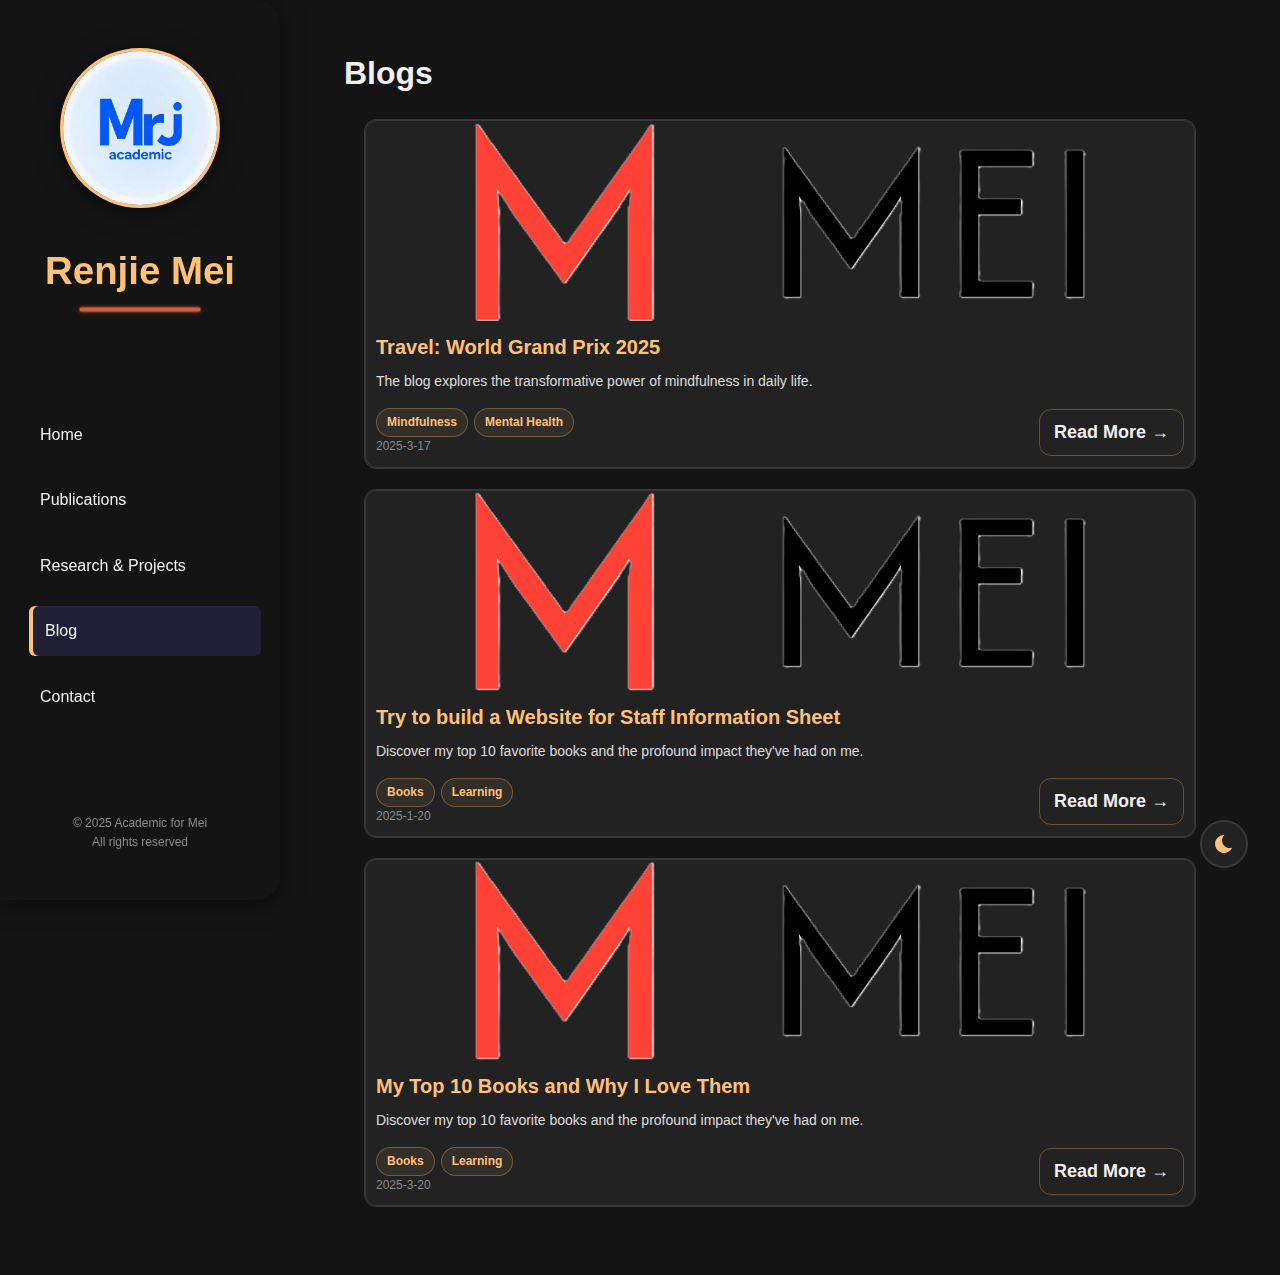
<file: content/blog.html>
<!DOCTYPE html>
<html lang="en">
<head>
    <meta charset="UTF-8">
    <meta name="viewport" content="width=device-width, initial-scale=1.0">
    <meta http-equiv="X-UA-Compatible" content="ie=edge">
    <title>Blog - Renjie Mei</title>
    <link rel="stylesheet" href="../assets/css/style.css"> <!-- 修正 CSS 路径 -->
    <script src="../assets/js/main.js" defer></script> <!-- 修正 JS 路径 -->
    <script>
    // 全局主题初始化（必须放在所有页面）
    document.addEventListener('DOMContentLoaded', function() {
        // 从localStorage读取主题状态
        const savedTheme = localStorage.getItem('theme') || 'dark';
        document.documentElement.setAttribute('data-theme', savedTheme);
    });
    </script>
</head>
<body>
    <div class="container">
        <aside class="sidebar">
            <div class="sidebar-content">
                <img src="../assets/images/mrj_logo.jpg" alt="Renjie Mei" class="avatar">
            </div>
            <h1>Renjie Mei</h1> 
            <nav>
                <ul>
                    <li><a href="../index.html">Home</a></li>
                    <li><a href="publications.html">Publications</a></li>
                    <li><a href="experiences.html">Research & Projects</a></li>
                    <li><a href="blog.html">Blog</a></li> 
                    <li><a href="contact.html">Contact</a></li>
                </ul>
            </nav>
            <!-- 将 footer 内容移动到 sidebar 下方 -->
            <div class="sidebar-footer">
                <p>© 2025 Academic for Mei <br> All rights reserved</p>
            </div>
        </aside>

        <main class="main-content">
            <h1>Blogs</h1>
            <section id="blog-card">
                <ul id="blog" class="blog-container"></ul> <!-- 动态加载研究项目 -->   
            </section>
        </main>
    </div>
    <button class="theme-toggle" id="themeToggle">
        <svg viewBox="0 0 24 24">
            <!-- 月亮图标 -->
            <path d="M12 3c.132 0 .263 0 .393 0a7.5 7.5 0 0 0 7.92 12.446a9 9 0 1 1-8.313-12.454z"/>
        </svg>
    </button>
</body>
</html>
</file>
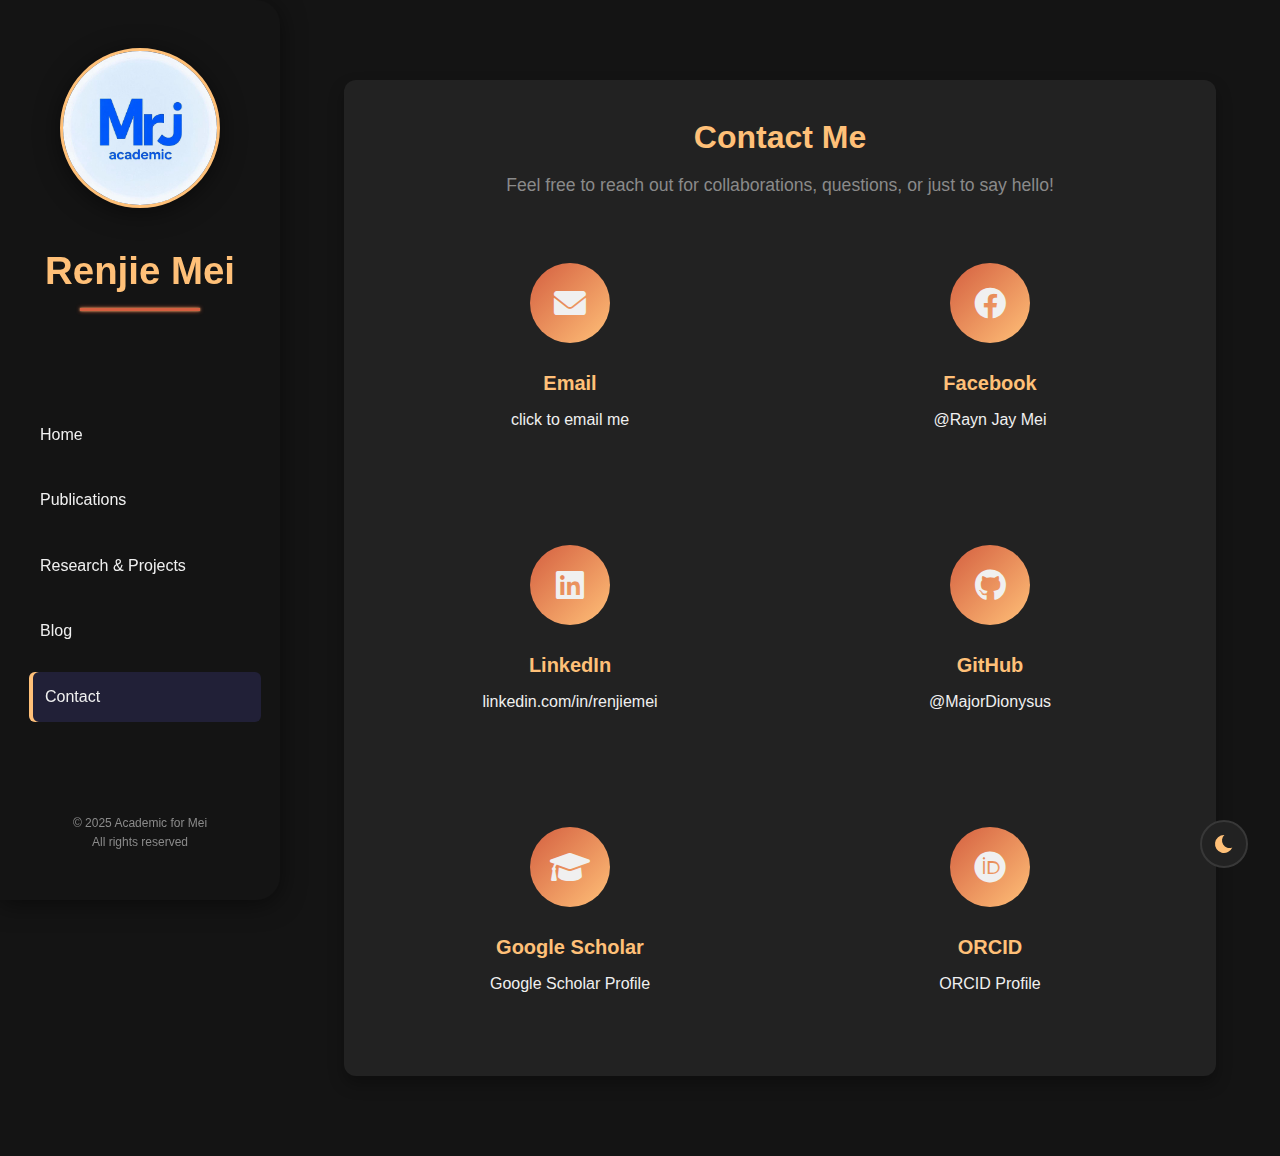
<file: content/contact.html>
<!DOCTYPE html>
<html lang="en">
<head>
    <meta charset="UTF-8">
    <meta name="viewport" content="width=device-width, initial-scale=1.0">
    <title>Contact | Renjie Mei</title>
    <link rel="stylesheet" href="../assets/css/style.css"> <!-- 修正 CSS 路径 -->
    <link href="https://cdnjs.cloudflare.com/ajax/libs/font-awesome/6.0.0-beta3/css/all.min.css" rel="stylesheet">
    <script src="../assets/js/main.js" defer></script> <!-- 修正 JS 路径 -->
    <script>
    // 全局主题初始化（必须放在所有页面）
    document.addEventListener('DOMContentLoaded', function() {
        // 从localStorage读取主题状态
        const savedTheme = localStorage.getItem('theme') || 'dark';
        document.documentElement.setAttribute('data-theme', savedTheme);
    });
    </script>
</head>
<body>
    <div class="container">
        <!-- 左侧固定导航栏 -->
        <aside class="sidebar">
            <div class="sidebar-content">
                <img src="../assets/images/mrj_logo.jpg" alt="Renjie Mei" class="avatar">
            </div>
            <h1>Renjie Mei</h1> 
            <nav>
                <ul>
                    <li><a href="../index.html">Home</a></li>
                    <li><a href="publications.html">Publications</a></li>
                    <li><a href="experiences.html">Research & Projects</a></li>
                    <li><a href="blog.html">Blog</a></li> 
                    <li><a href="contact.html">Contact</a></li>
                </ul>
            </nav>
            <!-- 将 footer 内容移动到 sidebar 下方 -->
            <div class="sidebar-footer">
                <p>© 2025 Academic for Mei <br> All rights reserved</p>
            </div>
        </aside>


        <!-- 主要内容区域 -->
        <main class="main-content">
            <!-- Contact 模块 -->
            <section class="contact-section">
                <div class="contact-header">
                    <h2>Contact Me</h2>
                    <p>Feel free to reach out for collaborations, questions, or just to say hello!</p>
                </div>
                <div class="contact-grid">
                    <!-- Email -->
                    <div class="contact-item">
                        <div class="contact-item-icon">
                            <i class="fas fa-envelope"></i>
                        </div>
                        <div class="contact-item-content">
                            <h4>Email</h4>
                            <p><a href="mailto: 12210406@mail.sustech.edu.cn">click to email me</a></p>
                        </div>
                    </div>
                    <!-- Facebook -->
                    <div class="contact-item">
                        <div class="contact-item-icon">
                            <i class="fa-brands fa-facebook"></i> 
                        </div>
                        <div class="contact-item-content">
                            <h4>Facebook</h4>
                            <p><a href="https://www.facebook.com/profile.php?id=615474133742017" target="_blank">@Rayn Jay Mei</a></p>
                        </div>
                    </div>
                    <!-- LinkedIn -->
                    <div class="contact-item">
                        <div class="contact-item-icon">
                            <i class="fab fa-linkedin"></i>
                        </div>
                        <div class="contact-item-content">
                            <h4>LinkedIn</h4>
                            <p><a href="https://linkedin.com/in/renjiemei" target="_blank">linkedin.com/in/renjiemei</a></p>
                        </div>
                    </div>
                    <!-- GitHub -->
                    <div class="contact-item">
                        <div class="contact-item-icon">
                            <i class="fab fa-github"></i>
                        </div>
                        <div class="contact-item-content">
                            <h4>GitHub</h4>
                            <p><a href="https://github.com/MajorDionysus" target="_blank">@MajorDionysus</a></p>
                        </div>
                    </div>
                    <!-- Google Scholar -->
                    <div class="contact-item">
                        <div class="contact-item-icon">
                            <i class="fas fa-graduation-cap"></i>
                        </div>
                        <div class="contact-item-content">
                            <h4>Google Scholar</h4>
                            <p><a href="https://scholar.google.com/citations?user=YOUR_ID" target="_blank">Google Scholar Profile</a></p>
                        </div>
                    </div>
                    <!-- ORCID -->
                    <div class="contact-item">
                        <div class="contact-item-icon">
                            <i class="fab fa-orcid"></i>
                        </div>
                        <div class="contact-item-content">
                            <h4>ORCID</h4>
                            <p><a href="https://orcid.org/0009-0002-1648-0339" target="_blank">ORCID Profile</a></p>
                        </div>
                    </div>
                </div>
            </section>
        </main>
    </div>
    <button class="theme-toggle" id="themeToggle">
        <svg viewBox="0 0 24 24">
            <!-- 月亮图标 -->
            <path d="M12 3c.132 0 .263 0 .393 0a7.5 7.5 0 0 0 7.92 12.446a9 9 0 1 1-8.313-12.454z"/>
        </svg>
    </button>
</body>
</html>
</file>
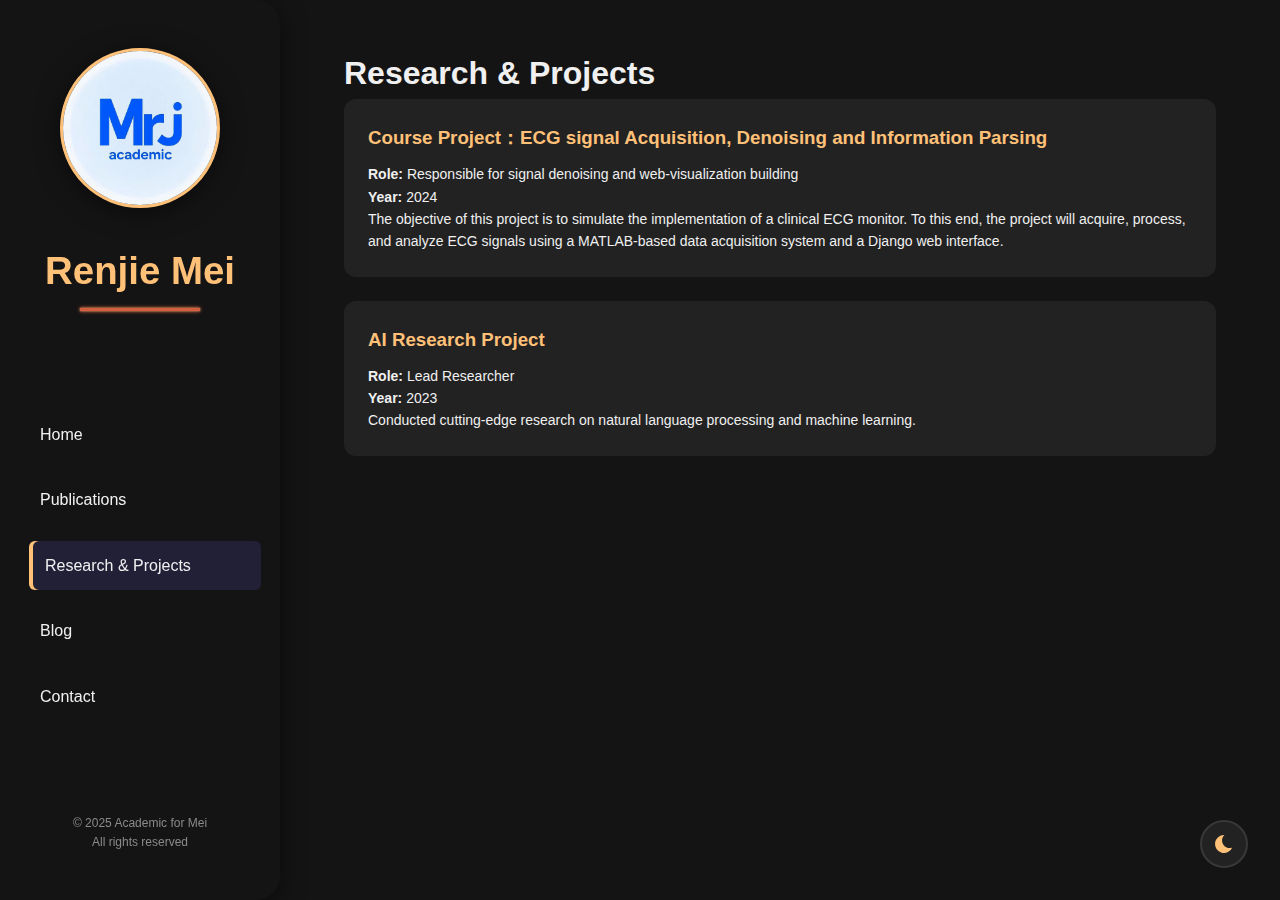
<file: content/experiences.html>
<!DOCTYPE html>
<html lang="en">
<head>
    <meta charset="UTF-8">
    <meta name="viewport" content="width=device-width, initial-scale=1.0">
    <title>Research & Projects | Renjie Mei</title>
    <link rel="stylesheet" href="../assets/css/style.css"> <!-- 修正 CSS 路径 -->
    <script src="../assets/js/main.js" defer></script> <!-- 修正 JS 路径 -->
    <script>
    // 全局主题初始化（必须放在所有页面）
    document.addEventListener('DOMContentLoaded', function() {
        // 从localStorage读取主题状态
        const savedTheme = localStorage.getItem('theme') || 'dark';
        document.documentElement.setAttribute('data-theme', savedTheme);
    });
    </script>
</head>
<body>
    <div class="container">
        <!-- 左侧固定导航栏 -->
        <aside class="sidebar">
            <div class="sidebar-content">
                <img src="../assets/images/mrj_logo.jpg" alt="Renjie Mei" class="avatar">
            </div>
            <h1>Renjie Mei</h1> 
            <nav>
                <ul>
                    <li><a href="../index.html">Home</a></li>
                    <li><a href="publications.html">Publications</a></li>
                    <li><a href="experiences.html">Research & Projects</a></li>
                    <li><a href="blog.html">Blog</a></li> 
                    <li><a href="contact.html">Contact</a></li>
                </ul>
            </nav>
            <!-- 将 footer 内容移动到 sidebar 下方 -->
            <div class="sidebar-footer">
                <p>© 2025 Academic for Mei <br> All rights reserved</p>
            </div>
        </aside>


        <!-- 主要内容区域 -->
        <main class="main-content">
            <section id="experience-section">
                <h1>Research & Projects</h1>
                <ul id="experiences" class="card-container"></ul> <!-- 动态加载研究项目 -->
            </section>
        </main>
    </div>
    <button class="theme-toggle" id="themeToggle">
        <svg viewBox="0 0 24 24">
            <!-- 月亮图标 -->
            <path d="M12 3c.132 0 .263 0 .393 0a7.5 7.5 0 0 0 7.92 12.446a9 9 0 1 1-8.313-12.454z"/>
        </svg>
    </button>
</body>
</html>
</file>
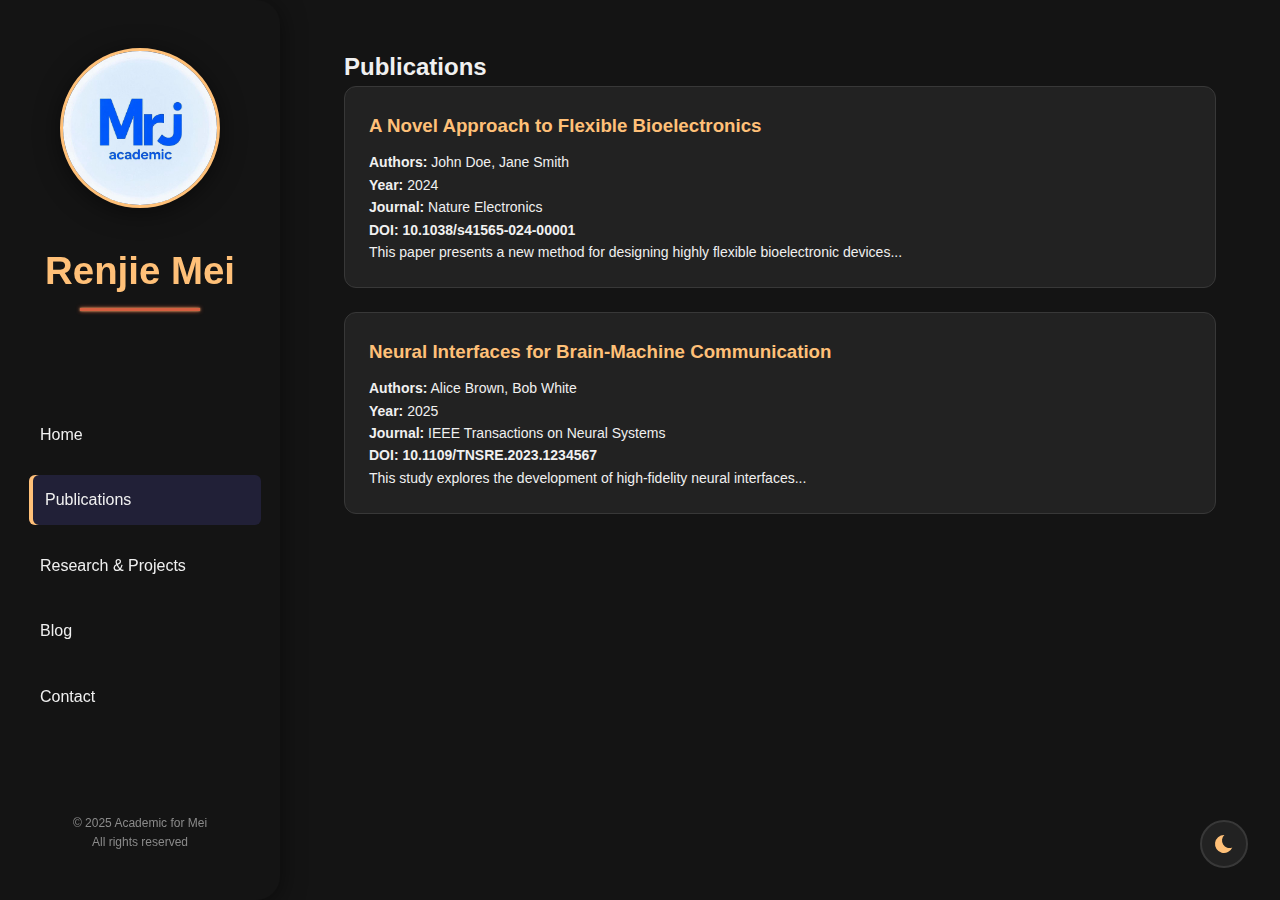
<file: content/publications.html>
<!DOCTYPE html>
<html lang="en">
<head>
    <meta charset="UTF-8">
    <meta name="viewport" content="width=device-width, initial-scale=1.0">
    <title>Publications | Renjie Mei</title>
    <link rel="stylesheet" href="../assets/css/style.css"> 
    <script src="../assets/js/main.js" defer></script>
    <script>
    // 全局主题初始化（必须放在所有页面）
    document.addEventListener('DOMContentLoaded', function() {
        // 从localStorage读取主题状态
        const savedTheme = localStorage.getItem('theme') || 'dark';
        document.documentElement.setAttribute('data-theme', savedTheme);
    });
    </script>
</head>
<body>
    <div class="container">
        <!-- 左侧固定导航栏 -->
        <aside class="sidebar">
            <div class="sidebar-content">
                <img src="../assets/images/mrj_logo.jpg" alt="Renjie Mei" class="avatar">
            </div>
            <h1>Renjie Mei</h1> 
            <nav>
                <ul>
                    <li><a href="../index.html">Home</a></li>
                    <li><a href="publications.html">Publications</a></li>
                    <li><a href="experiences.html">Research & Projects</a></li>
                    <li><a href="blog.html">Blog</a></li> 
                    <li><a href="contact.html">Contact</a></li>
                </ul>
            </nav>
            <!-- 将 footer 内容移动到 sidebar 下方 -->
            <div class="sidebar-footer">
                <p>© 2025 Academic for Mei <br> All rights reserved</p>
            </div>
        </aside>

        <!-- 主要内容区域 -->
        <main class="main-content">
            <section id="publication-section">
                <h2>Publications</h2>
                <ul id="publications" class="card-container"></ul>
            </section>
        </main>
    </div>
    <button class="theme-toggle" id="themeToggle">
        <svg viewBox="0 0 24 24">
            <!-- 月亮图标 -->
            <path d="M12 3c.132 0 .263 0 .393 0a7.5 7.5 0 0 0 7.92 12.446a9 9 0 1 1-8.313-12.454z"/>
        </svg>
    </button>
</body>
</html>
</file>
<file: assets/css/style.css>
/* ==================== 学术高级感配色方案 ==================== */
:root {
    /* 🎨 深色主题 - Nature风格 */
    --primary: #D45F40;       /* N红 */
    --secondary: #3E8DA6;     /* 岩层青 */
    --accent: #FFC078;        /* 琥珀金 */
    --accent-rgb: 255, 192, 120; /* 琥珀金RGB值 */
    --text: #F0F0F0;          /* 亮灰 */
    --background: #141414;    /* 深灰 */
    --card-bg: #222222;       /* 炭灰 */
    --card-border: #383838;   /* 中灰 */
    --shadow: 0 4px 24px rgba(0, 0, 0, 0.5);
    --muted-text: #8A8A8A;
    --link: #FFC078;          /* 强调色作为链接 */
    --primary-rgb: 42, 107, 143;
    --background-rgb: 20, 20, 20;
}

[data-theme="light"] {
    /* ☀️ 浅色主题 - Cell风格 */
    --primary: #ffacac;        /* 陶土红 */
    --secondary: #6B8A9E;     /* 浅岩青 */
    --accent: #588fd5;       /* 雾蓝 */
    --accent-rgb: 212, 95, 64; /* 陶土红RGB值 */
    --text: #333333;          /* 深灰 */
    --background: #FAFAFA;    /* 珍珠白 */
    --card-bg: #FFFFFF;       /* 纯白 */
    --card-border: #D0D0D0;   /* 浅灰 */
    --shadow: 0 4px 24px rgba(0, 0, 0, 0.15);
    --muted-text: #666666;
    --link: #4A728C;          /* 主色作为链接 */
    --primary-rgb: 59, 111, 140;
    --background-rgb: 245, 245, 245;
}

/* ==================== 主要内容区域 ==================== */
.main-content {
    margin-left: 280px; /* 留出 sidebar 的宽度 */
    padding: 3rem 4rem;
    flex: 1;
    max-width: 1240px;
}

/* 主题切换按钮 */
.theme-toggle {
    position: fixed;
    bottom: 2rem;
    right: 2rem;
    width: 48px;
    height: 48px;
    border-radius: 50%;
    background: var(--card-bg);
    border: 2px solid var(--card-border);
    cursor: pointer;
    display: flex;
    align-items: center;
    justify-content: center;
    
    transition: all 0.3s ease;
    z-index: 1000;
}

.theme-toggle:hover {
    box-shadow: var(--shadow);
    transform: scale(1.1) rotate(24deg);
}

.theme-toggle svg {
    width: 24px;
    height: 24px;
    fill: var(--accent);
}

* {
    margin: 0;
    padding: 0;
    box-sizing: border-box;
    font-family: 'Inter', sans-serif; /* 现代化字体 */
}

body {
    background: var(--background);
    color: var(--text);
    min-height: 100vh;
    display: flex;
    flex-direction: column;
    line-height: 1.6;
}

/* 图表区域：使用 academic 主题变量，考虑左右边栏 */
.chart-area {
    grid-template-columns: repeat(auto-fit, minmax(300px, 1fr)); /* 调整列的最小宽度以使其更紧凑 */
    padding: 2rem 1rem; /* 调整填充以节省空间 */
    display: flex;
    gap: 1rem; /* 减小间距使布局更紧凑 */
    background: var(--background); /* 背景色使用深灰 */
    flex-direction: row;
    color: var(--text); /* 文字颜色 */
    width: 100%;
}

/* 图表容器：卡片风格 */
.chart-container {
    display: grid;
    align-items: center; /* Center items vertically */
    justify-content: center; /* Center items horizontally */
    gap: 20px; /* 卡片之间的间距 */
    background-color: var(--card-bg); /* 卡片背景色 */
    border: 1px solid var(--card-border); /* 卡片边框色 */
    border-radius: 10px;
    padding: 10px; /* 减小填充以节省空间 */
    box-shadow: var(--shadow); /* 投影效果 */
}

.chart-container canvas {
    color: var(--text);
    background-color: rgba(var(--card-border), 0.28); /* Keep the existing background color */
    margin: auto; /* Ensure the canvas is centered */
    display: block; /* Ensure the canvas is a block element */
}

/* ==================== 容器布局 ==================== */
.container {
    display: flex;
    width: 100%;
}

/* ==================== 左侧导航栏 ==================== */
.sidebar {
    width: 280px;
    background: rgba(var(--card-bg), 0.96);
    padding: 2rem 1.5rem;
    position: fixed;
    top: 0;
    left: 0;
    height: 100vh;
    box-shadow: var(--shadow);
    border-right: 1px solid var(--border);
    border-radius: 0 24px 24px 0;
    z-index: 100;
    display: flex;
    flex-direction: column; /* 确保内容垂直排列 */
}

.sidebar h1 {
    font-size: 2.4rem;
    color: var(--accent);
    text-align: center;
    margin-bottom: 2rem;
    position: relative;
}

.sidebar h1::after {
    content: '';
    position: absolute;
    left: 50%;
    bottom: -10px;
    width: 120px;
    height: 3px;
    background: var(--primary);
    transform: translateX(-50%);
    box-shadow: 0 0 2px var(--accent), 0 0 4px var(--primary);
}

/* 确保头像居中 */
.sidebar-content {
    display: flex;
    justify-content: center; /* 水平居中 */
    align-items: center;
    margin-bottom: 1rem;
}

/* ==================== 侧边栏头像 ==================== */
.sidebar .avatar {
    width: 160px;  /* 缩小侧边栏头像尺寸 */
    height: 160px;
    border-radius: 50%;  /* 改为正圆形 */
    object-fit: cover;
    border: 3px solid var(--accent);
    box-shadow: var(--shadow);
    margin: 1rem 0;  /* 增加上下间距 */
}

/* 导航栏样式 */
.sidebar nav {
    flex: 1; /* 占据剩余空间 */
    display: flex;
    flex-direction: column;
    justify-content: center; /* 居中显示 */
}

.sidebar nav ul {
    list-style: none;
    padding: 0;
}

.sidebar nav ul li {
    margin: 1rem 0;
    transition: transform 0.2s;
}

.sidebar nav ul li:hover {
    transform: translateX(8px);
}

.sidebar nav a {
    color: var(--text);
    padding: 12px 1rem;
    border-radius: 6px;
    display: flex;
    align-items: center;
    gap: 1rem;
    text-decoration: none;
    transition: background 0.3s ease, transform 0.2s ease;
}

.sidebar nav a.active,
.sidebar nav a:hover {
    background: rgba(108, 99, 255, 0.15); /* 让 hover 效果更明显 */
    box-shadow: inset 4px 0 0 var(--accent);
    transform: translateX(5px);
}

/* ==================== Sidebar Footer ==================== */
.sidebar-footer {
    text-align: center;
    padding: 1rem;
    color: var(--muted-text);
    font-size: 0.75rem;
    border-top: 1px solid var(--border);
    margin-top: auto; /* 让 footer 贴底 */
}

.sidebar-footer p {
    margin: 0;
}

/* ==================== 博客卡片优化 ==================== */
/* 卡片容器布局 */
.blog-container {
    display: grid;
    grid-template-columns: repeat(auto-fit, minmax(500px, 1fr));
    gap: 20px;
    padding: 20px;
}

/* 去掉不必要的嵌套背景和边框 */
.blog-card {
    background: var(--card-bg);
    border: 1px solid var(--card-border);
    border-radius: 12px;
    overflow: hidden;
    transition: transform 0.3s ease;
    position: relative;
    display: flex;
    flex-direction: column;
    height: 100%; /* 使卡片高度自适应 */
}

.blog-card:hover {
    transform: translateY(-1px);
}

/* 统一图片尺寸 */
.blog-card img {
    width: 100%;
    height: 200px; /* 限制高度，保持统一 */
    object-fit: cover; /* 确保图片填充 */
    display: block;
}

/* 标题样式 */
.blog-title a {
    text-decoration: none;
    color: var(--accent);
    font-weight: bold;
    font-size: 1.25rem;
    transition: color 0.3s ease;
}

.blog-title a:hover {
    color: var(--primary);
}

/* 文字内容区域 */
.blog-content {
    padding: 10px;
    display: flex;
    flex-direction: column;
    gap: 0.5rem;
    flex: 1; /* 让内容区域占据剩余高度 */
}

/* 描述文字 */
.blog-description {
    font-size: 14px;
    color: var(--text);
    opacity: 0.9;
    line-height: 1.5;
    flex: 1; /* 让描述文字自适应高度 */
}

/* 标签样式 */
.blog-tags {
    display: flex;
    gap: 6px;
    flex-wrap: wrap;
    margin-top: auto; /* 将标签区域推到容器底部 */
}

.blog-tags span {
    background: rgba(var(--accent-rgb), 0.08);
    color: var(--accent);
    border: 1px solid rgba(var(--accent-rgb), 0.3);
    font-size: 12px;
    padding: 4px 10px;
    border-radius: 20px;
    font-weight: bold;
    transition: all 0.3s ease;
}

.blog-tags span:hover {
    filter: brightness(1.1);
    transform: translateY(-1px);
}

/* 底部区域：日期 + 按钮 */
.blog-footer {
    display: flex;
    justify-content: space-between; /* 左右分布 */
    align-items: center;
    margin-top: 8px;
    gap: 10px;
}

.blog-info {
    display: flex;
    flex-direction: column; /* 日期在上，标签在下 */
    gap: 12px;
}

.blog-date {
    font-size: 12px;
    color: var(--muted-text);
}

/* 按钮样式：Read More */
.button {
    background: rgba(var(--accent), 0.15);
    color: var(--text);
    padding: 8px 14px;
    font-size: 18px;
    font-weight: bold;
    border: 1px solid rgba(var(--accent-rgb), 0.3);
    cursor: pointer;
    border-radius: 12px;
    text-align: center;
    transition: all 0.3s ease;
    text-decoration: none; /* 让超链接按钮看起来更像按钮 */
}

.button:hover {
    filter: brightness(1.1);
    transform: translateY(-1.2px);
}

/* 卡片效果 */
.card {
    background: var(--card-bg);
    border: 1px solid var(--card-border); /* 使用专用边框变量 */
    box-shadow: var(--shadow);
    border-radius: 12px; /* 统一圆角 */
    border: 1px solid var(--border);
    padding: 2rem;
    margin: 2rem 0;
    transition: transform 0.3s ease, box-shadow 0.3s ease;
}

.card:hover {
    transform: translateY(-5px);
    box-shadow: 0 8px 32px rgba(0, 0, 0, 0.6);
}

/* 欢迎部分 */
.welcome {
    text-align: center;
    padding: 4rem 2rem;
    background: var(--card-bg);
    border-radius: 12px; /* 统一圆角 */
    margin: 2rem 0;
    border: 1px solid var(--border);
}

.welcome h1 {
    font-size: 2.5rem;
    color: var(--accent);
    margin-bottom: 1.5rem;
    line-height: 1.3;
}

.welcome p {
    font-size: 1.1rem;
    color: var(--text);
    max-width: 600px;
    margin: 0 auto;
    line-height: 1.6;
}

/* 个人简介部分 */
.profile {
    margin: 2rem 0;
    padding: 2rem;
    background: var(--card-bg);
    border-radius: 12px; /* 统一圆角 */
    box-shadow: 0 8px 16px rgba(0, 0, 0, 0.3);
    border: 1px solid var(--border);
}


.profile-text {
    flex: 1;
    line-height: 1.8;
}

.profile-text p {
    margin-bottom: 1rem;
    color: var(--text);
}

.profile-image {
    flex: 0 0 250px;
    text-align: center;
}

/* ==================== 作品集头像 ==================== */
.profile-image img {
    width: 200px;  /* 放大作品集头像尺寸 */
    height: 200px;
    border-radius: 50%;  /* 正圆形 */
    object-fit: cover;
    border: 4px solid var(--accent);
    box-shadow: 0 0 20px rgba(62, 146, 204, 0.4);
    transition: transform 0.3s ease;
}

.profile-image:hover img {
    transform: scale(1.05);  /* 添加悬停动画 */
}

/* 调整头像容器布局 */
.profile-content {
    display: flex;
    gap: 3rem;  /* 增大间距 */
    align-items: center;
    flex-wrap: wrap;  /* 响应式换行 */
    justify-content: center;  /* 居中显示 */
}

/* 研究兴趣部分 */
.research-interests {
    margin: 2rem 0;
    padding: 2rem;
    background: var(--card-bg);
    border-radius: 12px; /* 统一圆角 */
    box-shadow: 0 8px 16px rgba(0, 0, 0, 0.3);
    border: 1px solid var(--border);
}

.interests-list {
    list-style: none;
    padding: 0;
    display: grid;
    grid-template-columns: repeat(auto-fit, minmax(180px, 1fr));
    gap: 1.5rem; /* 调整间距 */
    margin-top: 1.5rem;
}

.interests-list li {
    display: flex;
    align-items: center;
    gap: 1rem;
    padding: 1rem;
    background: rgba(255, 255, 255, 0.05);
    border-radius: 8px; /* 统一圆角 */
    transition: transform 0.3s ease, box-shadow 0.3s ease;
    border: 1px solid var(--border);
}

.interests-list li:hover {
    transform: translateY(-5px);
    box-shadow: var(--shadow);
}

.interests-list img {
    width: 40px;
    height: 40px;
    object-fit: contain;
}

/* ==================== Timeline 卡片格式 ==================== */
.timeline-section {
    margin: 2rem 0;
    padding: 2rem;
    background: var(--card-bg);
    border-radius: 12px; /* 统一圆角 */
    box-shadow: 0 8px 16px rgba(0, 0, 0, 0.3);
    border: 1px solid var(--border);
}

.timeline {
    display: flex;
    flex-direction: column;
    gap: 1.5rem; /* 调整间距 */
    margin-top: 1.5rem;
}

.timeline-item {
    display: flex;
    align-items: center;
    gap: 1.5rem;
    background: var(--card-bg);
    border-radius: 12px; /* 统一圆角 */
    padding: 1.5rem;
    border: 1px solid var(--border);
    box-shadow: 0 8px 16px rgba(0, 0, 0, 0.3);
    transition: transform 0.3s ease, box-shadow 0.3s ease;
    margin-bottom: 1.5rem; /* 增加卡片间距 */
}

.timeline-item:hover {
    transform: translateY(-5px);
    box-shadow: var(--shadow);
}

.timeline-item img {
    width: 120px;
    height: 120px;
    border-radius: 12px; /* 统一圆角 */
    object-fit: cover;
}

.timeline-content {
    flex: 1;
}

.timeline-content h3 {
    font-size: 1.5rem;
    color: var(--primary);
    margin-bottom: 0.5rem;
}

.timeline-content p {
    font-size: 1rem;
    color: var(--text);
    line-height: 1.6;
}

/* ==================== Notion 卡片样式 ==================== */
.notion-cards {
    display: grid;
    grid-template-columns: repeat(auto-fit, minmax(300px, 1fr));
    gap: 1rem;
    margin-top: 1rem;
}

.notion-card {
    background: var(--card-bg);
    border: 1px solid var(--border);
    border-radius: 10px;
    overflow: hidden;
    transition: transform 0.3s ease, box-shadow 0.3s ease;
}

/* ==================== Skills 卡片模块 ==================== */
.skills-card {
    position: fixed;
    top: 50%;
    right: 20px; /* 让它固定在页面右侧 */
    transform: translateY(-50%);
    width: 160px;
    background: var(--card-bg);
    border: 1px solid var(--card-border);
    padding: 16px;
    box-shadow: 0 8px 16px rgba(0, 0, 0, 0.3);
    backdrop-filter: blur(10px);
    text-align: center;
    border-radius: 12px; /* 圆角效果 */
    backdrop-filter: blur(18px); /* 更强的模糊效果 */
}

.skills-card h3 {
    color: var(--text);
    font-size: 18px;
    margin-bottom: 12px;
    font-weight: 800;
}

.skills-list {
    display: grid;
    grid-template-columns: repeat(2, 1fr);
    gap: 10px;
    justify-items: center;
}

.skills-list img {
    width: 50px;
    height: 50px;
    object-fit: contain;
    filter: brightness(1);
    transition: transform 0.2s ease, opacity 0.2s ease;
    border-radius: 2px; /* 圆角效果 */
}

.skills-list img:hover {
    transform: scale(1.2);
    opacity: 0.8;
}

/* ==================== Publications 卡片 ==================== */
.publication-section {
    margin: 2rem 0;
    padding: 2rem;
    background: var(--card-bg);
    border-radius: 12px;
    box-shadow: 0 8px 16px rgba(0, 0, 0, 0.3);
    border: 1px solid var(--card-border);
}

.publication-card {
    background: var(--card-bg);
    border: 1px solid var(--card-border);
    border-radius: 12px;
    padding: 1.5rem;
    position: relative;
    overflow: hidden;
    transition: transform 0.3s ease, box-shadow 0.3s ease;
    margin-bottom: 1.5rem;
}

.publication-card::before {
    content: '';
    position: absolute;
    left: 0;
    top: 0;
    height: 100%;
    width: 4px;
    background: var(--primary);
    transform: scaleY(0);
    transition: transform 0.3s ease;
}

.publication-card:hover {
    transform: translateY(-5px);
    box-shadow: var(--shadow);
}

.publication-card:hover::before {
    transform: scaleY(1);
}

.publication-card h3 {
    color: var(--accent);
    margin-bottom: 10px;
}

.publication-card p {
    color: var(--text);
    font-size: 14px;
}

.publication-card a {
    color: var(--link-blue); /* 继承主题中的链接颜色 */
    text-decoration: none; /* 去掉默认下划线 */
    font-weight: 600; /* 增加字体粗细，让链接更明显 */
    transition: color 0.3s ease, text-shadow 0.3s ease;
}

.publication-card a:hover {
    color: var(--primary); /* 悬停时变为主题主色 */
    text-shadow: 0 0 10px var(--primary); /* 添加霓虹光晕效果 */
}

.publication-card a:active {
    color: var(--accent); /* 点击时变为强调色 */
}

/* ==================== Experiences 卡片 ==================== */
.experience-section {
    margin: 2rem 0;
    padding: 2rem;
    background: var(--card-bg);
    border-radius: 12px; /* 统一圆角 */
    box-shadow: 0 8px 16px rgba(0, 0, 0, 0.3);
    border: 1px solid var(--border);
}

.experience-card {
    background: var(--card-bg);
    border: 1px solid var(--border);
    border-radius: 12px; /* 统一圆角 */
    padding: 1.5rem;
    position: relative;
    overflow: hidden;
    transition: transform 0.3s ease, box-shadow 0.3s ease;
    margin-bottom: 1.5rem; /* 增加卡片间距 */
}

.experience-card::before {
    content: '';
    position: absolute;
    left: 0;
    top: 0;
    height: 100%;
    width: 4px;
    background: var(--accent);
    transform: scaleY(0);
    transition: transform 0.3s ease;
}

.experience-card:hover {
    transform: translateY(-5px);
    box-shadow: var(--shadow);
}

.experience-card:hover::before {
    transform: scaleY(1);
}

.experience-card h3 {
    color: var(--accent);
    margin-bottom: 10px;
}

.experience-card p {
    color: var(--text);
    font-size: 14px;
}

.experience-card a {
    color: var(--link-blue); /* 继承主题中的链接颜色 */
    text-decoration: none; /* 去掉默认下划线 */
    font-weight: 600; /* 增加字体粗细，让链接更明显 */
    transition: color 0.3s ease, text-shadow 0.3s ease;
}

.experience-card a:hover {
    color: var(--primary); /* 悬停时变为主题主色 */
    text-shadow: 0 0 10px var(--primary); /* 添加霓虹光晕效果 */
}

.experience-card a:active {
    color: var(--accent); /* 点击时变为强调色 */
}

/* ==================== 联系模块优化 ==================== */
.contact-section {
    margin: 2rem 0;
    padding: 2rem;
    background: var(--card-bg);
    border-radius: 12px; /* 统一圆角 */
    box-shadow: 0 8px 16px rgba(0, 0, 0, 0.3);
    border: 1px solid var(--border);
}

.contact-header {
    text-align: center;
    margin-bottom: 2rem;
}

.contact-header h2 {
    font-size: 2rem;
    color: var(--accent);
    margin-bottom: 0.5rem;
}

.contact-header p {
    font-size: 1.1rem;
    color: var(--muted-text);
    max-width: 600px;
    margin: 0 auto;
    line-height: 1.6;
}

.contact-grid {
    display: grid;
    grid-template-columns: repeat(auto-fit, minmax(280px, 1fr)); /* 固定每个 item 的最小宽度 */
    gap: 2rem; /* 调整间距 */
    margin-top: 1.5rem;
}

.contact-item {
    display: flex;
    flex-direction: column; /* 垂直排列内容 */
    align-items: center; /* 内容居中 */
    text-align: center; /* 文字居中 */
    padding: 2rem;
    background: rgba(var(--accent), 0.28); /* 改用主色半透明背景 */
    border: 1px solid rgba(var(--accent), 0.15); /* 微妙的边框 */
    border-radius: 12px; /* 统一圆角 */
    transition: border-color 0.3s ease;
}

.contact-item:hover {
    transform: translateY(-5px);
    box-shadow: var(--shadow);
}

.contact-item-icon {
    width: 80px; /* 统一图标容器大小 */
    height: 80px; /* 统一图标容器大小 */
    display: flex;
    align-items: center;
    justify-content: center;
    background: linear-gradient(135deg, var(--primary), var(--accent)); /* 渐变增加层次 */
    box-shadow: 0 4px 12px rgba(var(--accent), 0.25); /* 动态投影 */
    border-radius: 50%; /* 圆形背景 */
    color: var(--text);
    font-size: 2rem; /* 统一图标大小 */
    margin-bottom: 1.5rem; /* 图标与文字间距 */
}

.contact-item-content h4 {
    font-size: 1.25rem;
    color: var(--accent);
    margin-bottom: 0.5rem;
}

.contact-item-content p {
    font-size: 1rem;
    color: var(--text);
    line-height: 1.6;
    margin-bottom: 1rem; /* 文字与链接间距 */
}

.contact-item-content a {
    color: var(--link-blue);
    text-decoration: none;
    transition: opacity 0.3s ease;
}

.contact-item-content a:hover {
    color: var(--primary);
    opacity: 0.8;
}
</file>
